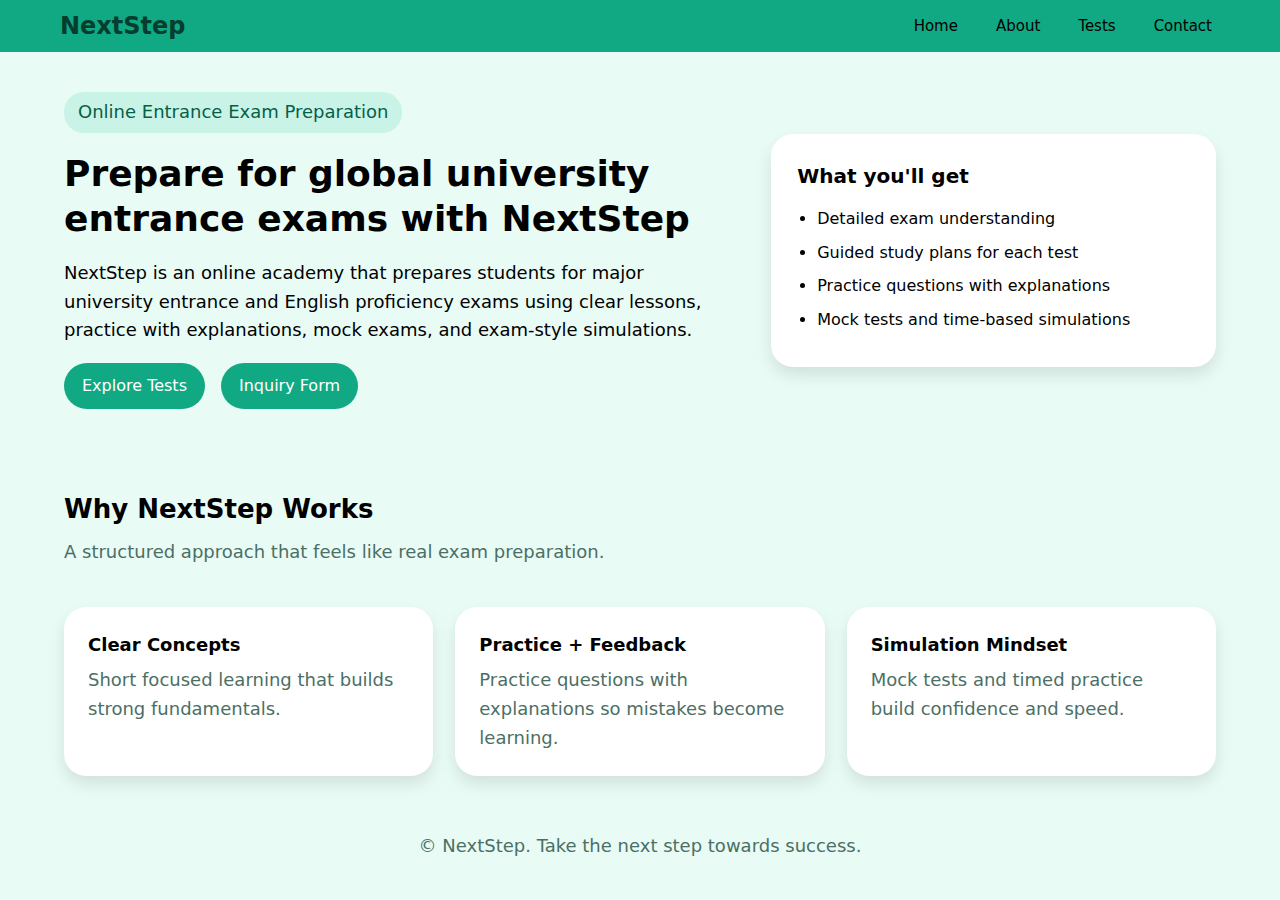
<file: index.html>
<!DOCTYPE html>
<html lang="en">
<head>
    <meta charset="UTF-8">
    <meta name="viewport" content="width=device-width, initial-scale=1.0">
    <title>Home</title>
    <link rel = "stylesheet" href = "style.css"/>
</head>
<body>

    <header class = "site-header">
        <div class = "container-header-inner">
            <a class = "logo" href = "index.html">NextStep</a>

            <nav class = "nav">
                <a class = "nav-link" href = "index.html">Home</a>
                <a class = "nav-link" href = "about.html">About</a>
                <a class = "nav-link" href = "tests.html">Tests</a>
                <a class = "nav-link" href = "contact.html">Contact</a>
            </nav>
        </div>
    </header>

    <main>
        <section class = "hero">
            <div class = "container-hero-grid">
                <div class = "hero-content">
                    <p class = "oval">Online Entrance Exam Preparation</p>

                    <h1>Prepare for global university entrance exams with NextStep</h1>

                    <p>NextStep is an online academy that prepares students for major university entrance
                       and English proficiency exams using clear lessons, practice with explanations,
                       mock exams, and exam-style simulations.
                    </p>   

                    <div class = "hero-actions">
                        <a class = "btn-primary" href = "tests.html">Explore Tests</a>
                        <a class = "btn-primary" href = "contact.html">Inquiry Form</a>
                    </div>
                </div>

                <div class = "hero-card">
                    <h2>What you'll get</h2>
                    <ul class = "list">
                        <li>Detailed exam understanding</li>
                        <li>Guided study plans for each test</li>
                        <li>Practice questions with explanations</li>
                        <li>Mock tests and time-based simulations</li>
                    </ul>
                </div>
            </div>
        </section>

        <section class = "WhyNextStepWorks">
            <div class = "container">
                <div class = "heading">
                    <h2>Why NextStep Works</h2>
                     <p class="muted">A structured approach that feels like real exam preparation.</p>
                </div>

                <div class = "grid-3">
                    <article class = "features">
                        <h3>Clear Concepts</h3>
                        <p class="muted">Short focused learning that builds strong fundamentals.</p>
                    </article>

                    <article class = "features">
                        <h3>Practice + Feedback</h3>
                        <p class="muted">Practice questions with explanations so mistakes become learning.</p>
                    </article>

                    <article class = "features">
                        <h3>Simulation Mindset</h3>
                        <p class="muted">Mock tests and timed practice build confidence and speed.</p>
                    </article>
                </div>
            </div>
        </section>
    </main>

    <footer>
        <p class = "muted">© NextStep. Take the next step towards success.</p>
    </footer>

</body>
</html>
</file>
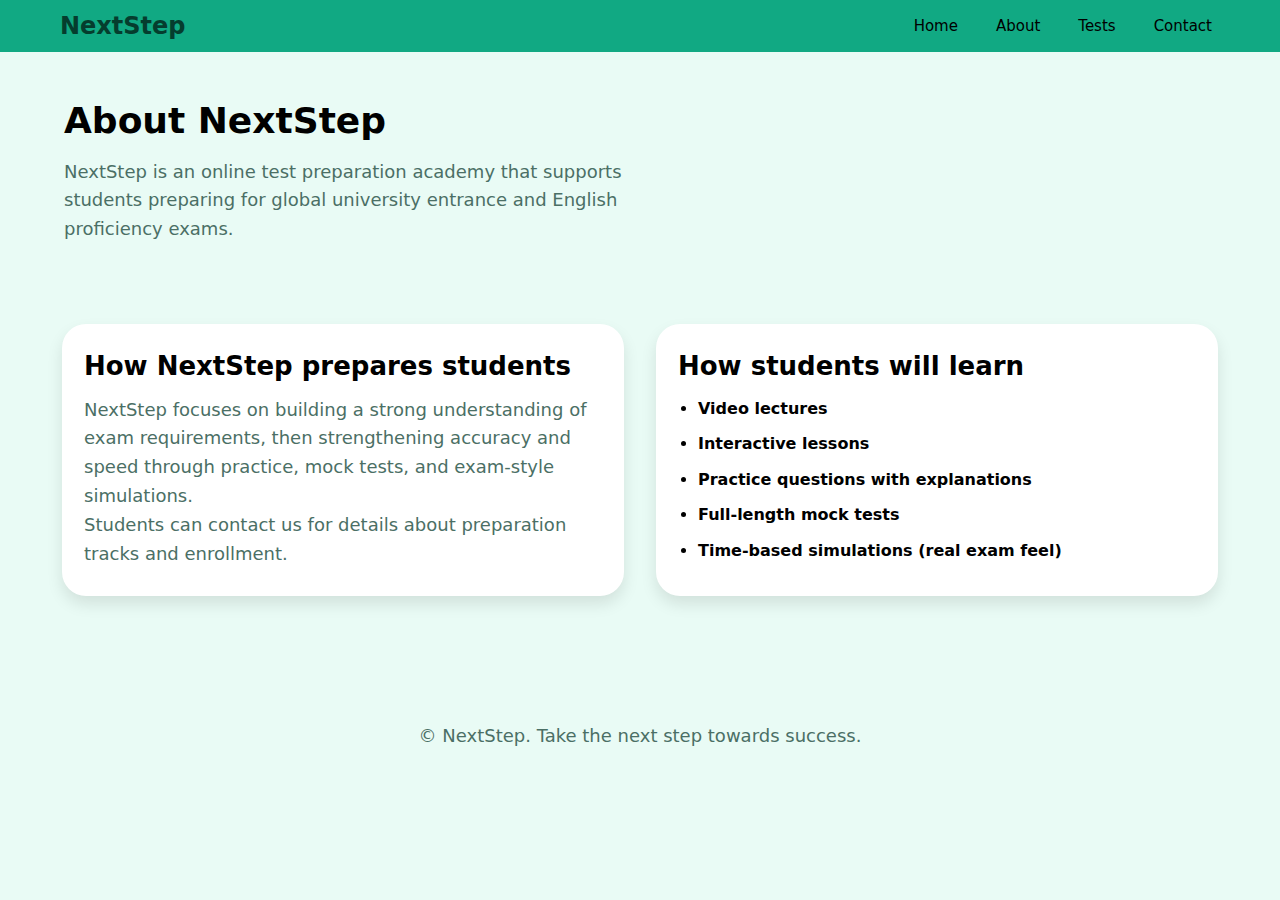
<file: about.html>
<!DOCTYPE html>
<html lang="en">
<head>
    <meta charset="UTF-8">
    <meta name="viewport" content="width=device-width, initial-scale=1.0">
    <title>About</title>
    <link rel = "stylesheet" href = "style.css" />
</head>
<body>


    <header class = "site-header">
        <div class = "container-header-inner">
            <a class = "logo" href = "index.html">NextStep</a>

            <nav class = "nav">
                <a class = "nav-link" href = "index.html">Home</a>
                <a class = "nav-link" href = "about.html">About</a>
                <a class = "nav-link" href = "tests.html">Tests</a>
                <a class = "nav-link" href = "contact.html">Contact</a>
            </nav>
        </div>
    </header>

    <main>

        <section class = "page-hero">
            <div class = "container">
                <div class="hero-text">
                <h1>About NextStep</h1>
                <p class = "muted">
                    NextStep is an online test preparation academy that supports students preparing for global university entrance and English proficiency exams. 
                </p>
                </div>
            </div>
        </section>

        <section class = "section">
            <div class = "grid-2">
                <div class = "heading">
                    <h2>How NextStep prepares students</h2>
                    <p class="muted">
                        NextStep focuses on building a strong understanding of exam requirements, then strengthening accuracy and speed through practice, mock tests, and exam-style simulations.
                        <br>Students can contact us for details about preparation tracks and enrollment.
                    </p>
                </div>

                <div class = "heading">
                    <h2>How students will learn</h2>
                    <ul class="list">
                      <li><strong>Video lectures</strong></li>
                      <li><strong>Interactive lessons</strong></li>
                      <li><strong>Practice questions with explanations</strong></li>
                      <li><strong>Full-length mock tests</strong></li>
                      <li><strong>Time-based simulations (real exam feel)</strong></li>
                    </ul>
                </div>
            </div>
        </section>
    </main>

    
    <footer>
        <p class = "muted">© NextStep. Take the next step towards success.</p>
    </footer>

</body>
</html>
</file>
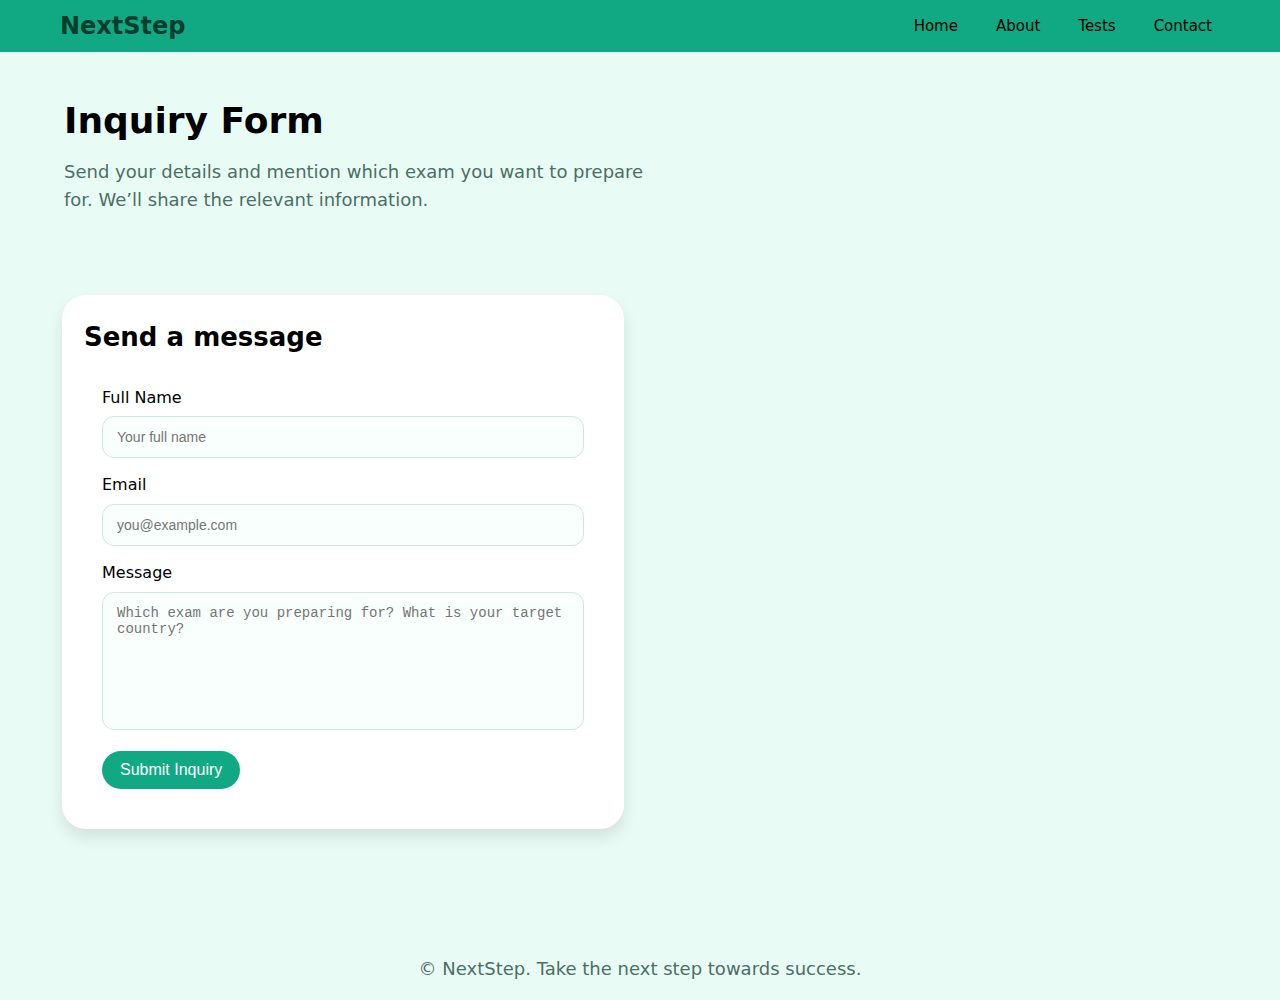
<file: contact.html>
<!DOCTYPE html>
<html lang="en">
<head>
    <meta charset="UTF-8">
    <meta name="viewport" content="width=device-width, initial-scale=1.0">
    <title>Contact</title>
    <link rel = "stylesheet" href = "style.css" />
</head>
<body>


    <header class = "site-header">
        <div class = "container-header-inner">
            <a class = "logo" href = "index.html">NextStep</a>

            <nav class = "nav">
                <a class = "nav-link" href = "index.html">Home</a>
                <a class = "nav-link" href = "about.html">About</a>
                <a class = "nav-link" href = "tests.html">Tests</a>
                <a class = "nav-link" href = "contact.html">Contact</a>
            </nav>
        </div>
    </header>

    <main>

        <section class = "page-hero">
            <div class = "container">
                <div class="hero-text">
                <h1>Inquiry Form</h1>
                <p class = "muted">
                Send your details and mention which exam you want to prepare for. 
                We’ll share the relevant information.
                </p>
                </div>
            </div>
        </section>

        <section class = "section">
            <div class = "grid-2">
                <div class = "heading">
                    <h2>Send a message</h2>

                    <form class = "formcard" >
                        <label>
                            Full Name
                            <input type = "text" name = "name" placeholder = "Your full name" required />
                        </label>

                        <label>
                            Email
                            <input type = "email" name="email" placeholder = "you@example.com" required/>
                        </label>

                        <label>
                            Message
                            <textarea name = "message" rows = "7" 
                            placeholder = "Which exam are you preparing for? What is your target country?" 
                            required></textarea>
                        </label>

                        <button class = "btn-primary" type = "submit">Submit Inquiry</button>
                        
                    </form>
                </div>
            </div>
        </section>
    </main>

       <footer>
           <p class = "muted">© NextStep. Take the next step towards success.</p>
       </footer>

</body>
</html>
</file>
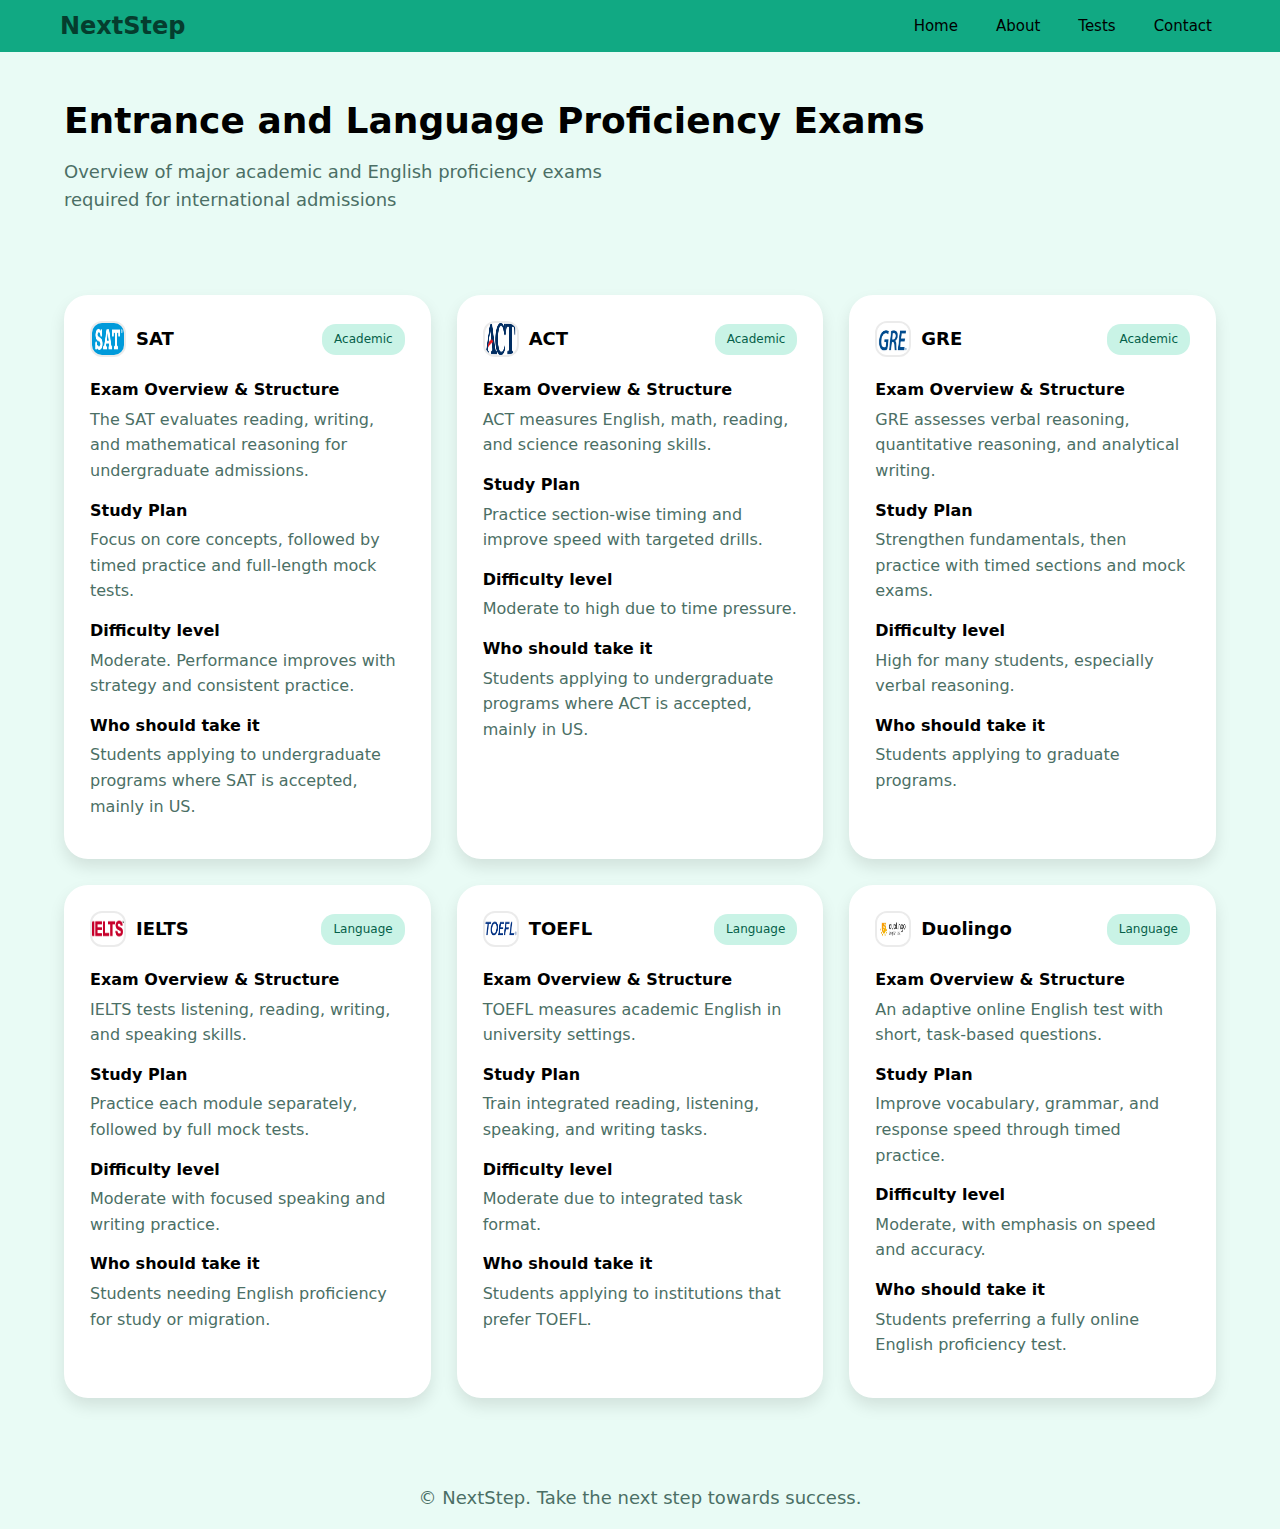
<file: tests.html>
<!DOCTYPE html>
<html lang="en">
<head>
    <meta charset="UTF-8">
    <meta name="viewport" content="width=device-width, initial-scale=1.0">
    <title>Tests</title>
    <link rel = "stylesheet" href = "style.css" />
</head>
<body>


    <header class = "site-header">
        <div class = "container-header-inner">
            <a class = "logo" href = "index.html">NextStep</a>

            <nav class = "nav">
                <a class = "nav-link" href = "index.html">Home</a>
                <a class = "nav-link" href = "about.html">About</a>
                <a class = "nav-link" href = "tests.html">Tests</a>
                <a class = "nav-link" href = "contact.html">Contact</a>
            </nav>
        </div>
    </header>

    <main>

        <section class = "page-hero">
            <div class = "container">
                <div class="hero-text">
                <h1>Entrance and Language Proficiency Exams</h1>
                <p class = "muted">
                Overview of major academic and English proficiency exams required for international admissions   
                </p>
                </div>
            </div>
        </section>

        <section class = "section">
            <div class = "container">

                <div class = "exam-grid">

                    <article class = "exam-card">
                        <div class = "exam-top">
                            <div class = "exam-name">
                                <img class = "exam-logo" src = "SAT.png" alt = "SAT logo" />
                                <h3>SAT</h3>
                            </div>
                            <span class = "badge">Academic</span>
                        </div>

                        <div class = "exam-block">
                            <h4>Exam Overview & Structure</h4>
                            <p>
                                The SAT evaluates reading, writing, 
                                and mathematical reasoning for undergraduate admissions.
                            </p>
                        </div>

                        <div class = "exam-block">
                            <h4>Study Plan</h4>
                            <p>
                            Focus on core concepts, followed by timed practice 
                            and full-length mock tests.  
                            </p>
                        </div>

                        <div class = "exam-block">
                            <h4>Difficulty level</h4>
                            <p>
                            Moderate. Performance improves with strategy and consistent practice.  
                            </p>
                        </div>

                        <div class = "exam-block">
                            <h4>Who should take it</h4>
                            <p> Students applying to undergraduate programs 
                                where SAT is accepted, mainly in US.
                            </p>
                        </div>
                    </article>

                     <article class = "exam-card">
                        <div class = "exam-top">
                            <div class = "exam-name">
                                <img class = "exam-logo" src = "ACT.png" alt = "ACT logo" />
                                <h3>ACT</h3>
                            </div>
                            <span class = "badge">Academic</span>
                        </div>

                        <div class = "exam-block">
                            <h4>Exam Overview & Structure</h4>
                            <p>
                                ACT measures English, math, reading, and science reasoning skills.
                            </p>
                        </div>

                        <div class = "exam-block">
                            <h4>Study Plan</h4>
                            <p>
                            Practice section-wise timing and improve speed with targeted drills. 
                            </p>
                        </div>

                        <div class = "exam-block">
                            <h4>Difficulty level</h4>
                            <p>
                            Moderate to high due to time pressure.
                            </p>
                        </div>

                        <div class = "exam-block">
                            <h4>Who should take it</h4>
                            <p> Students applying to undergraduate programs 
                                where ACT is accepted, mainly in US.
                            </p>
                        </div>
                    </article>

                    <article class = "exam-card">
                        <div class = "exam-top">
                            <div class = "exam-name">
                                <img class = "exam-logo" src = "GRE.png" alt = "GRE logo" />
                                <h3>GRE</h3>
                            </div>
                            <span class = "badge">Academic</span>
                        </div>

                        <div class = "exam-block">
                            <h4>Exam Overview & Structure</h4>
                            <p>
                            GRE assesses verbal reasoning, quantitative reasoning, and analytical writing.
                            </p>
                        </div>

                        <div class = "exam-block">
                            <h4>Study Plan</h4>
                            <p>
                            Strengthen fundamentals, then practice with timed sections and mock exams.
                            </p>
                        </div>

                        <div class = "exam-block">
                            <h4>Difficulty level</h4>
                            <p>
                            High for many students, especially verbal reasoning.
                            </p>
                        </div>

                        <div class = "exam-block">
                            <h4>Who should take it</h4>
                            <p>Students applying to graduate programs.</p>
                        </div>
                    </article>

                    <article class = "exam-card">
                        <div class = "exam-top">
                            <div class = "exam-name">
                                <img class = "exam-logo" src = "IELTS.png" alt = "IELTS logo" />
                                <h3>IELTS</h3>
                            </div>
                            <span class = "badge">Language</span>
                        </div>

                        <div class = "exam-block">
                            <h4>Exam Overview & Structure</h4>
                            <p>
                            IELTS tests listening, reading, writing, and speaking skills.
                            </p>
                        </div>

                        <div class = "exam-block">
                            <h4>Study Plan</h4>
                            <p>
                           Practice each module separately, followed by full mock tests.
                            </p>
                        </div>

                        <div class = "exam-block">
                            <h4>Difficulty level</h4>
                            <p>
                            Moderate with focused speaking and writing practice.
                            </p>
                        </div>

                        <div class = "exam-block">
                            <h4>Who should take it</h4>
                            <p>Students needing English proficiency for study or migration.</p>
                        </div>
                    </article>

                    <article class = "exam-card">
                        <div class = "exam-top">
                            <div class = "exam-name">
                                <img class = "exam-logo" src = "TOEFL.png" alt = "TOEFL logo" />
                                <h3>TOEFL</h3>
                            </div>
                            <span class = "badge">Language</span>
                        </div>

                        <div class = "exam-block">
                            <h4>Exam Overview & Structure</h4>
                            <p>
                            TOEFL measures academic English in university settings.
                            </p>
                        </div>

                        <div class = "exam-block">
                            <h4>Study Plan</h4>
                            <p>
                            Train integrated reading, listening, speaking, and writing tasks.
                            </p>
                        </div>

                        <div class = "exam-block">
                            <h4>Difficulty level</h4>
                            <p>
                            Moderate due to integrated task format.</p>
                        </div>

                        <div class = "exam-block">
                            <h4>Who should take it</h4>
                            <p>Students applying to institutions that prefer TOEFL.</p>
                        </div>
                    </article>

                     <article class = "exam-card">
                        <div class = "exam-top">
                            <div class = "exam-name">
                                <img class = "exam-logo" src = "duolingo.png" alt = "duolingo logo" />
                                <h3>Duolingo</h3>
                            </div>
                            <span class = "badge">Language</span>
                        </div>

                        <div class = "exam-block">
                            <h4>Exam Overview & Structure</h4>
                            <p>
                            An adaptive online English test with short, task-based questions.
                            </p>
                        </div>

                        <div class = "exam-block">
                            <h4>Study Plan</h4>
                            <p>
                            Improve vocabulary, grammar, and response speed through timed practice.
                            </p>
                        </div>

                        <div class = "exam-block">
                            <h4>Difficulty level</h4>
                            <p>
                            Moderate, with emphasis on speed and accuracy.</p>
                        </div>

                        <div class = "exam-block">
                            <h4>Who should take it</h4>
                            <p>
                            Students preferring a fully online English proficiency test.
                            </p>
                        </div>
                    </article>

                </div>
            </div>
        </section>

        </main>

<footer>
        <p class = "muted">© NextStep. Take the next step towards success.</p>
    </footer>

</body>
</html>
</file>
<file: style.css>
*{
  margin: 0;
  padding: 0;
  box-sizing: border-box;
}

body {
  font-family: system-ui, sans-serif;
  line-height: 1.6;
  background: #e9fbf5;  
}

a {
  text-decoration: none;
  color: inherit;
}

img {
  max-width: 100%;
  display:block;
  border: 2px solid rgba(0, 0, 0, 0.08);
  border-radius: 12px;
}

.container {
  max-width: 1200px;
  margin: auto;
  padding: 0 24px;
}

.section {
  padding: 70px 0;
}

.muted {
  color: #4b6f65;
  font-size: 18px;
}

.site-header {
  background: #11a983;
  position: sticky;
  top: 0;
  z-index: 100;
}

.container-header-inner {
  max-width: 1200px;
  margin: auto;
  padding: 6px 20px;
  display: flex;
  align-items: center;
  justify-content: space-between;
}

.logo {
  font-size: 24px;
  font-weight: 700;
  color: #053d2e
}

.nav {
  display: flex;
  gap: 22px;
}

.nav-link {
  font-size: 15px;
  padding: 8px 8px;
  border-radius: 20px;
}

.nav-link:hover {
  background: rgba(255, 255, 255, 0.35);
}

.hero {
  padding: 40px 0;
}

.container-hero-grid {
  max-width: 1200px;
  margin: auto;
  padding: 0 24px;
  display: grid;
  grid-template-columns: 1.2fr 0.8fr;
  gap: 40px;
  align-items: center;
}

.hero-content h1 {
  font-size: 36px;
  line-height: 1.25;
  margin-bottom: 18px;
}

.hero-content p {
  font-size: 18px;
  margin-bottom: 18px;
}

.oval {
  display: inline-block;
  background: #c9f3e6;
  color: #055f49;
  padding: 6px 14px;
  border-radius: 20px;
  font-size: 13px;
  margin-bottom: 16px;
}

.hero-actions {
  display: flex;
  gap: 16px;
}

.btn-primary {
  background: #11a983;
  color: white;
  padding: 10px 18px;
  border-radius: 24px;
  border: none;
  font-size: 16px;
  cursor: pointer;
}

.btn-primary:hover {
  background: #0c8f6f;
}

.hero-card {
  background: white;
  padding: 26px;
  border-radius: 22px; 
}

.hero-card h2 {
  font-size: 20px;
  margin-bottom: 14px;
}

.list {
  padding-left: 20px;
}

.list li {
  margin-bottom: 8px;
  font-size: 16px;
}

.page-hero {
  padding: 40px 0 10px;
}


.hero-text h1 {
  font-size: 36px;
  margin-bottom: 8px;
}

.hero-text p {
  font-size: 18px;
  max-width: 600px;
}


.WhyNextStepWorks {
  padding: 40px 0;
}

.heading {
  max-width: 650px;
  margin-bottom: 40px;
}

.heading h2 {
  font-size: 26px;
  margin-bottom: 8px;
}

.grid-3 {
  display: grid;
  grid-template-columns: repeat(3, 1fr);
  gap: 22px;
}

.features {
  background: white;
  padding: 24px;
  border-radius: 22px;
}

.features h3 {
  font-size: 18px;
  margin-bottom: 6px;
}

.grid-2 {
  max-width: 1200px;
  margin: auto;
  padding: 0 22px;
  display: grid;
  grid-template-columns: 1fr 1fr;
  gap: 32px;
}

.grid-2 .heading {
  background: white;
  padding: 22px ;
  border-radius: 24px;
}

.heading ul li {
  margin-bottom: 10px;
}

.formcard {
  background: white;
  padding: 18px;
  border-radius: 24px;
}

label {
  display: block;
  font-size: 16px;
  margin-bottom: 14px;
}

input,
textarea {
  width: 100%;
  padding: 12px 14px;
  margin-top: 6px;
  border-radius: 12px;
  border: 1px solid #cfe9df;
  font-size: 14px;
  background: #f9fffd;
}

textarea {
  resize: none;
}

.exam-grid {
  display: grid;
  grid-template-columns: repeat(3, 1fr);
  gap: 26px;
}

.exam-card{
  background: white;
  padding: 26px;
  border-radius: 24px;
}

.exam-top {
  display: flex;
  align-items: center;
  justify-content: space-between;
  margin-bottom: 20px;
}

.exam-name {
  display: flex;
  align-items: center;
  gap: 10px;
}

.exam-logo {
  width: 36px;
  height: 36px;
}

.exam-name h3 {
  font-size: 18px;
}

.badge {
  font-size: 12px;
  padding: 6px 12px;
  border-radius: 14px;
  background: #c9f3e6;
  color: #055f49;
}

.exam-block {
  margin-bottom: 14px;
}

.exam-block h4 {
  font-size: 16px;
  margin-bottom: 4px;
}

.exam-block p {
  font-size: 16px;
  color: #4b6f65;
}

.hero-card,
.features,
.exam-card,
.grid-2 .heading {
  box-shadow: 0 8px 16px rgba(0, 0, 0, 0.1);
}

footer {
  padding: 16px 0;
  text-align: center;
  font-size: 14px;
}

@media (max-width: 640px) {
  
.container-header-inner {
  flex-direction: column;
  align-items: flex-start;
  gap: 10px;
}

.nav {
  width: 100%;
  justify-content: flex-start;
  gap:8px;
  flex-wrap: wrap;
}

.nav-link {
  padding: 6px 10px;
  font-size: 14px;
}

.container-hero-grid,
.grid-2,
.exam-grid,
.grid-3 {
    grid-template-columns: 1fr;
}

.hero-content h1,
.hero-text h1 {
  font-size: 28px;
}

}
</file>
